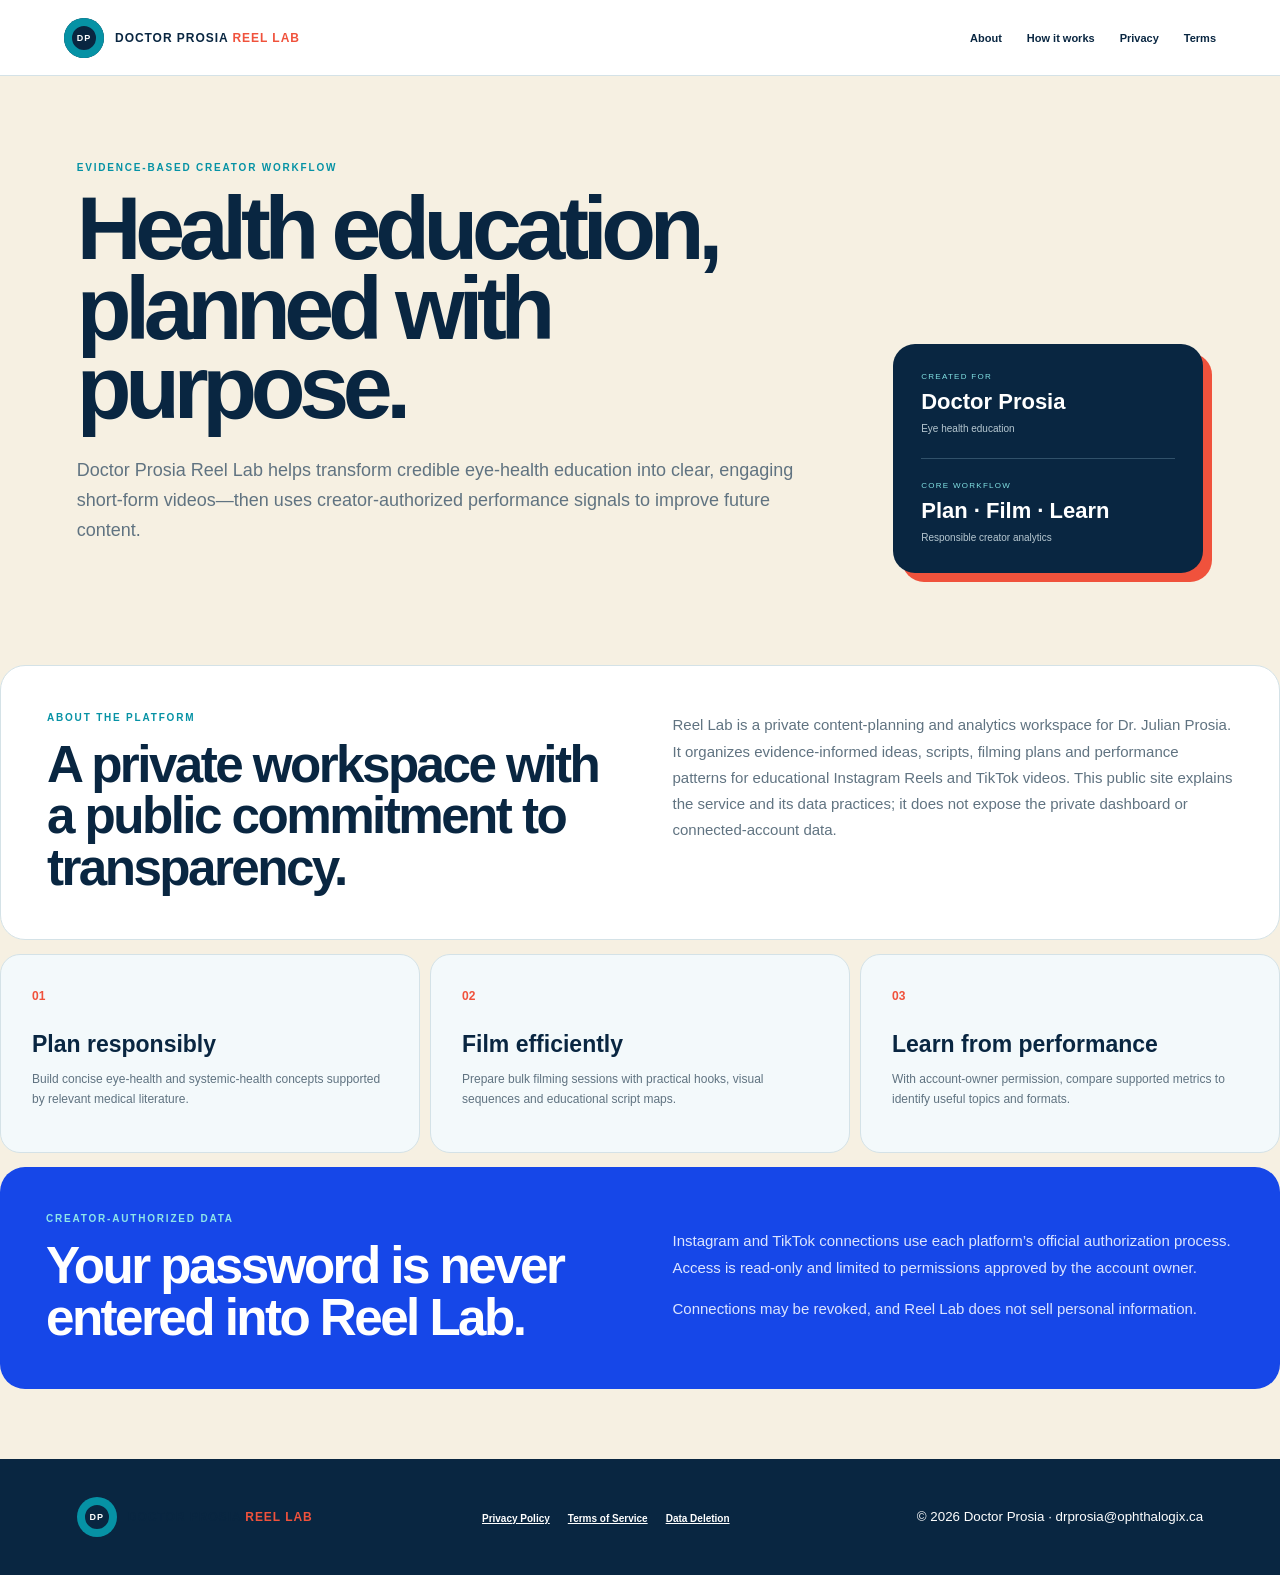
<file: index.html>
<!doctype html><html lang="en"><head><meta charset="utf-8"><meta name="viewport" content="width=device-width,initial-scale=1"><title>Doctor Prosia Reel Lab</title><meta name="description" content="Evidence-based health content planning and creator-authorized analytics for Doctor Prosia."><link rel="stylesheet" href="style.css"></head><body><header class="top"><a class="brand" href="./"><span>DP</span><div>DOCTOR PROSIA <b>REEL LAB</b></div></a><nav><a href="#about">About</a><a href="#how">How it works</a><a href="privacy.html">Privacy</a><a href="terms.html">Terms</a></nav></header><main><section class="hero"><div><p class="eyebrow">EVIDENCE-BASED CREATOR WORKFLOW</p><h1>Health education, planned with purpose.</h1><p class="lead">Doctor Prosia Reel Lab helps transform credible eye-health education into clear, engaging short-form videos—then uses creator-authorized performance signals to improve future content.</p></div><aside><small>CREATED FOR</small><b>Doctor Prosia</b><em>Eye health education</em><hr><small>CORE WORKFLOW</small><b>Plan · Film · Learn</b><em>Responsible creator analytics</em></aside></section><section id="about" class="about"><div><p class="eyebrow">ABOUT THE PLATFORM</p><h2>A private workspace with a public commitment to transparency.</h2></div><p>Reel Lab is a private content-planning and analytics workspace for Dr. Julian Prosia. It organizes evidence-informed ideas, scripts, filming plans and performance patterns for educational Instagram Reels and TikTok videos. This public site explains the service and its data practices; it does not expose the private dashboard or connected-account data.</p></section><section id="how" class="steps"><article><span>01</span><h3>Plan responsibly</h3><p>Build concise eye-health and systemic-health concepts supported by relevant medical literature.</p></article><article><span>02</span><h3>Film efficiently</h3><p>Prepare bulk filming sessions with practical hooks, visual sequences and educational script maps.</p></article><article><span>03</span><h3>Learn from performance</h3><p>With account-owner permission, compare supported metrics to identify useful topics and formats.</p></article></section><section class="data"><div><p class="eyebrow">CREATOR-AUTHORIZED DATA</p><h2>Your password is never entered into Reel Lab.</h2></div><div><p>Instagram and TikTok connections use each platform’s official authorization process. Access is read-only and limited to permissions approved by the account owner.</p><p>Connections may be revoked, and Reel Lab does not sell personal information.</p></div></section></main><footer><div class="brand"><span>DP</span><div>DOCTOR PROSIA <b>REEL LAB</b></div></div><div><a href="privacy.html">Privacy Policy</a><a href="terms.html">Terms of Service</a><a href="data-deletion.html">Data Deletion</a></div><small>© 2026 Doctor Prosia · drprosia@ophthalogix.ca</small></footer></body></html>
</file>
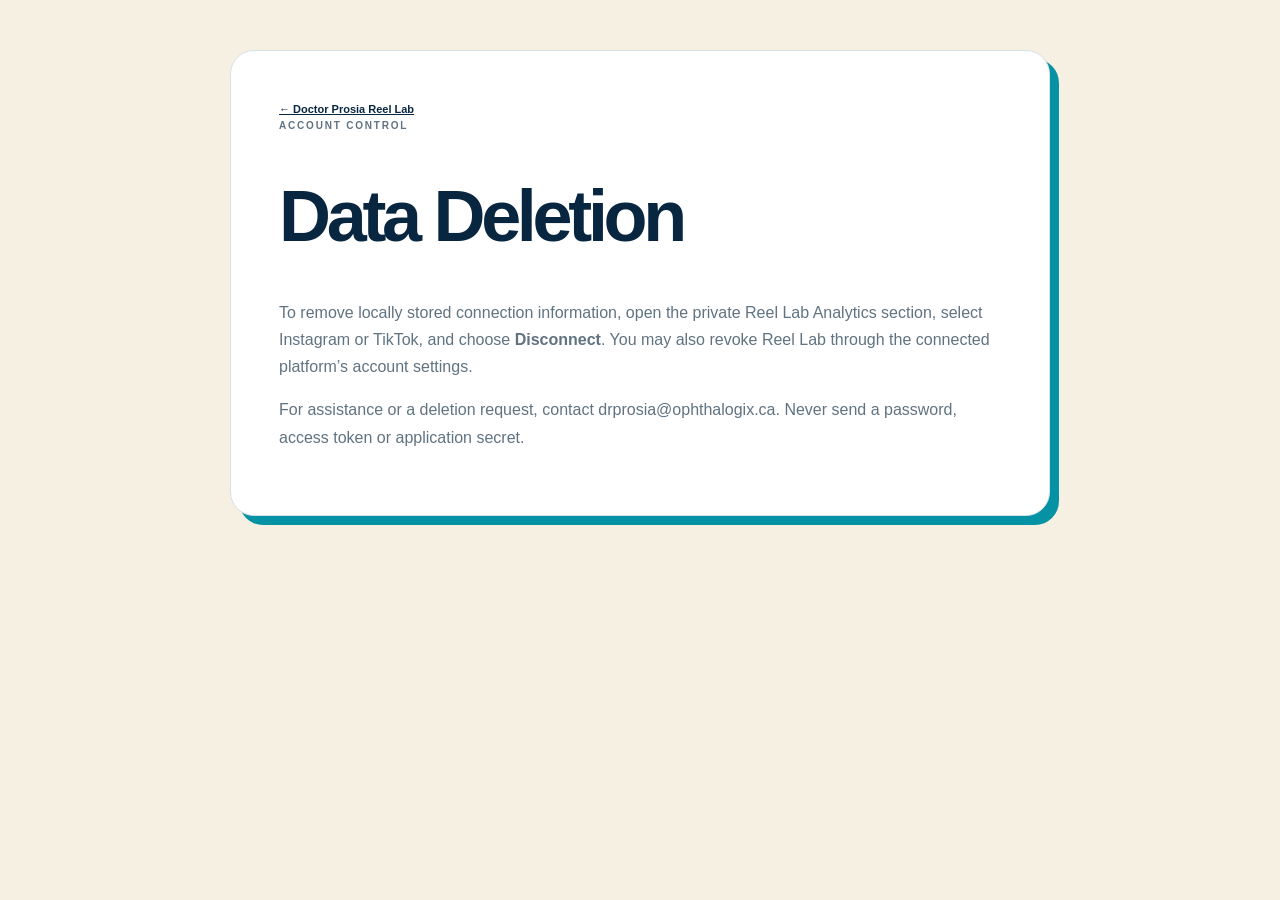
<file: data-deletion.html>
<!doctype html><html lang="en"><head><meta charset="utf-8"><meta name="viewport" content="width=device-width,initial-scale=1"><title>Data Deletion | Doctor Prosia Reel Lab</title><link rel="stylesheet" href="style.css"></head><body><main class="legal"><a href="./">← Doctor Prosia Reel Lab</a><p class="eyebrow">ACCOUNT CONTROL</p><h1>Data Deletion</h1><p>To remove locally stored connection information, open the private Reel Lab Analytics section, select Instagram or TikTok, and choose <strong>Disconnect</strong>. You may also revoke Reel Lab through the connected platform’s account settings.</p><p>For assistance or a deletion request, contact drprosia@ophthalogix.ca. Never send a password, access token or application secret.</p></main></body></html>
</file>
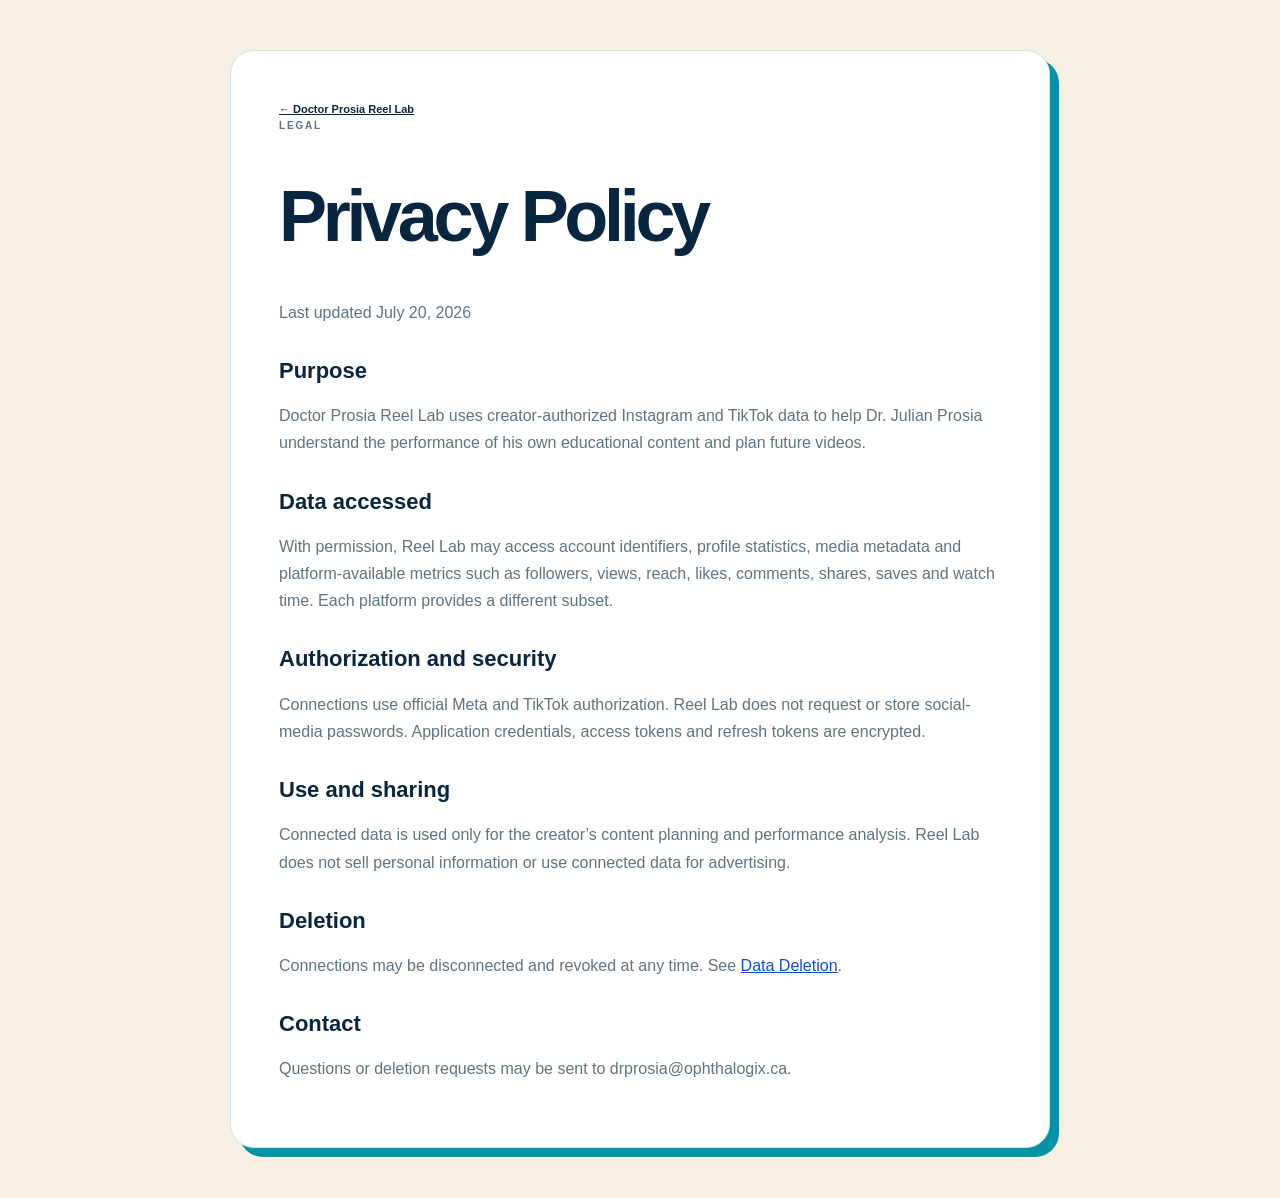
<file: privacy.html>
<!doctype html><html lang="en"><head><meta charset="utf-8"><meta name="viewport" content="width=device-width,initial-scale=1"><title>Privacy Policy | Doctor Prosia Reel Lab</title><link rel="stylesheet" href="style.css"></head><body><main class="legal"><a href="./">← Doctor Prosia Reel Lab</a><p class="eyebrow">LEGAL</p><h1>Privacy Policy</h1><p>Last updated July 20, 2026</p><h2>Purpose</h2><p>Doctor Prosia Reel Lab uses creator-authorized Instagram and TikTok data to help Dr. Julian Prosia understand the performance of his own educational content and plan future videos.</p><h2>Data accessed</h2><p>With permission, Reel Lab may access account identifiers, profile statistics, media metadata and platform-available metrics such as followers, views, reach, likes, comments, shares, saves and watch time. Each platform provides a different subset.</p><h2>Authorization and security</h2><p>Connections use official Meta and TikTok authorization. Reel Lab does not request or store social-media passwords. Application credentials, access tokens and refresh tokens are encrypted.</p><h2>Use and sharing</h2><p>Connected data is used only for the creator’s content planning and performance analysis. Reel Lab does not sell personal information or use connected data for advertising.</p><h2>Deletion</h2><p>Connections may be disconnected and revoked at any time. See <a href="data-deletion.html">Data Deletion</a>.</p><h2>Contact</h2><p>Questions or deletion requests may be sent to drprosia@ophthalogix.ca.</p></main></body></html>
</file>
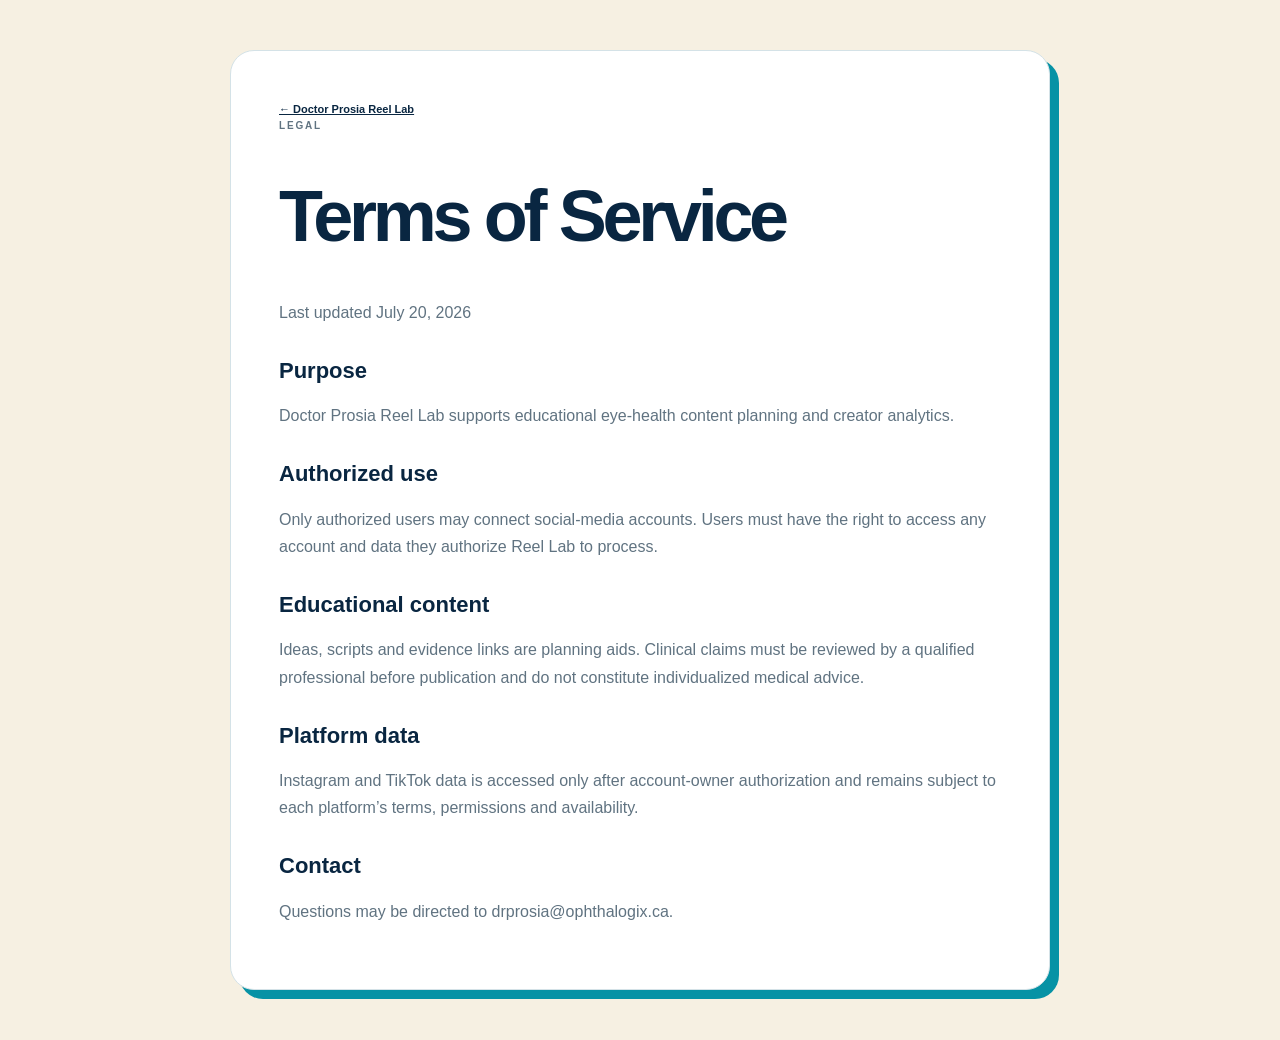
<file: terms.html>
<!doctype html><html lang="en"><head><meta charset="utf-8"><meta name="viewport" content="width=device-width,initial-scale=1"><title>Terms | Doctor Prosia Reel Lab</title><link rel="stylesheet" href="style.css"></head><body><main class="legal"><a href="./">← Doctor Prosia Reel Lab</a><p class="eyebrow">LEGAL</p><h1>Terms of Service</h1><p>Last updated July 20, 2026</p><h2>Purpose</h2><p>Doctor Prosia Reel Lab supports educational eye-health content planning and creator analytics.</p><h2>Authorized use</h2><p>Only authorized users may connect social-media accounts. Users must have the right to access any account and data they authorize Reel Lab to process.</p><h2>Educational content</h2><p>Ideas, scripts and evidence links are planning aids. Clinical claims must be reviewed by a qualified professional before publication and do not constitute individualized medical advice.</p><h2>Platform data</h2><p>Instagram and TikTok data is accessed only after account-owner authorization and remains subject to each platform’s terms, permissions and availability.</p><h2>Contact</h2><p>Questions may be directed to drprosia@ophthalogix.ca.</p></main></body></html>
</file>
<file: style.css>
:root{--ink:#092641;--blue:#1647e8;--teal:#0692a5;--coral:#f0523c;--cream:#f6f0e2;--ice:#f3f9fb;--line:#d4e2e7;--muted:#607381}*{box-sizing:border-box}html{scroll-behavior:smooth}body{margin:0;background:var(--cream);color:var(--ink);font-family:Arial,Helvetica,sans-serif}.top{height:76px;background:#fff;border-bottom:1px solid var(--line);display:flex;align-items:center;justify-content:space-between;padding:0 clamp(20px,5vw,74px);position:sticky;top:0}.brand{display:flex;align-items:center;gap:11px;color:var(--ink);font-size:12px;font-weight:900;letter-spacing:.08em;text-decoration:none}.brand span{width:40px;height:40px;display:grid;place-items:center;border-radius:50%;background:var(--ink);color:#fff;box-shadow:inset 0 0 0 8px var(--teal);font-size:9px}.brand b{color:var(--coral)}nav{display:flex;gap:25px}nav a{font-size:11px;font-weight:800;text-decoration:none;color:var(--ink)}.hero{max-width:1450px;margin:auto;padding:86px clamp(22px,6vw,90px) 92px;display:grid;grid-template-columns:1fr 310px;gap:75px;align-items:end}.eyebrow{font-size:10px;font-weight:900;letter-spacing:.18em;color:var(--teal);margin:0 0 16px}.hero h1{font-size:clamp(52px,7vw,100px);line-height:.89;letter-spacing:-.07em;margin:0}.lead{font-size:18px;line-height:1.65;color:var(--muted);max-width:740px;margin:28px 0}.hero aside{background:var(--ink);color:#fff;border-radius:22px;padding:28px;box-shadow:9px 9px 0 var(--coral)}.hero aside small{display:block;font-size:8px;letter-spacing:.16em;color:#82e1e3}.hero aside b{display:block;font-size:22px;margin:8px 0 3px}.hero aside em{font-size:10px;color:#b7c8d1;font-style:normal}.hero aside hr{border:0;border-top:1px solid #31516a;margin:22px 0}.about,.data{max-width:1320px;margin:0 auto 14px;border-radius:25px;padding:46px;display:grid;grid-template-columns:1fr 1fr;gap:65px}.about{background:#fff;border:1px solid var(--line)}.about h2,.data h2{font-size:clamp(31px,4vw,52px);line-height:1;letter-spacing:-.05em;margin:0}.about>p,.data>div:last-child{font-size:15px;line-height:1.75;color:var(--muted);margin:0}.steps{max-width:1320px;margin:0 auto 14px;display:grid;grid-template-columns:repeat(3,1fr);gap:10px}.steps article{background:var(--ice);border:1px solid var(--line);border-radius:20px;padding:31px}.steps span{font-size:12px;font-weight:900;color:var(--coral)}.steps h3{font-size:23px;margin:27px 0 11px}.steps p{font-size:12px;line-height:1.65;color:var(--muted)}.data{background:var(--blue);color:#fff}.data .eyebrow{color:#8ee6e9}.data>div:last-child{color:#dce5ff}footer{margin-top:70px;background:var(--ink);color:#fff;padding:38px clamp(22px,6vw,90px);display:flex;flex-wrap:wrap;gap:24px;justify-content:space-between;align-items:center}footer a{color:#fff;font-size:10px;font-weight:800;margin-right:18px}.legal{max-width:820px;margin:50px auto;background:#fff;border:1px solid var(--line);border-radius:24px;padding:48px;box-shadow:9px 9px 0 var(--teal)}.legal>a{color:var(--ink);font-size:11px;font-weight:900}.legal h1{font-size:clamp(44px,7vw,72px);line-height:.95;letter-spacing:-.06em}.legal h2{font-size:22px;margin-top:32px}.legal p{color:var(--muted);line-height:1.7}.legal p a{color:var(--blue)}@media(max-width:760px){.top{height:auto;padding:14px 18px}.top nav{display:none}.hero{grid-template-columns:1fr;padding-top:55px;gap:38px}.hero h1{font-size:54px}.about,.data{margin:10px;grid-template-columns:1fr;padding:28px;gap:28px}.steps{grid-template-columns:1fr;margin:10px}.legal{margin:12px;padding:28px}}
</file>
